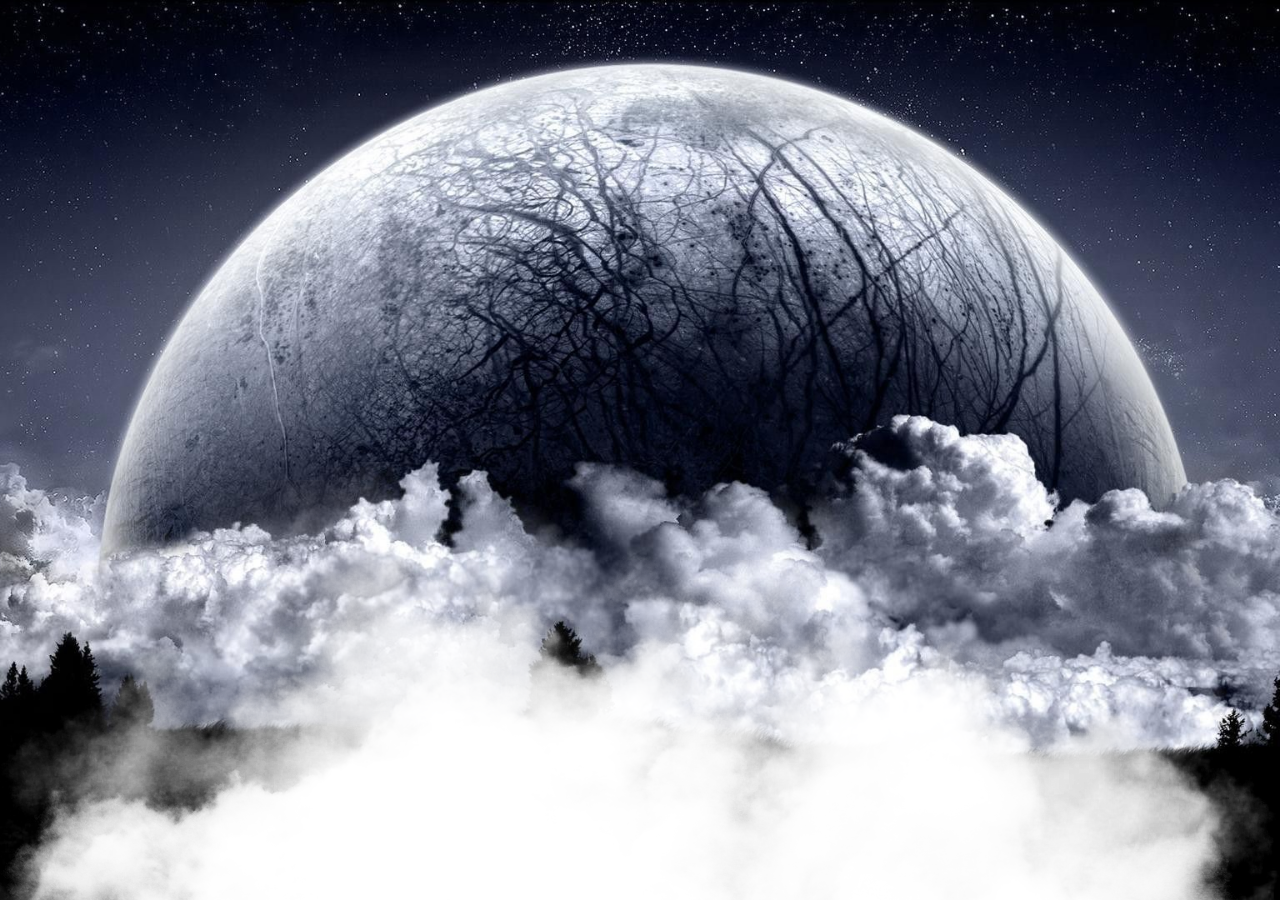
<file: shibam dhar project/cloud/index.html>
<!DOCTYPE html>
<html lang="en">
<head>
    <meta charset="UTF-8">
    <meta name="viewport" content="width=device-width, initial-scale=1.0">
    <meta http-equiv="X-UA-Compatible" content="ie=edge">
    <link rel="stylesheet" href="style.css">
    <title>cloud</title>
</head>
<body>
    <div class="bgimage">
        <div class="clouds">
            <img src="cloud1.png" style="--i:1;" >
            <img src="cloud2.png" style="--i:2;" >
            <img src="cloud3.png" style="--i:3;" >
            <img src="cloud4.png" style="--i:4;" >
            <img src="cloud5.png" style="--i:5;" >
        </div>
    </div>
    <script src="app.js"></script>
</body>
</html>
</file>
<file: shibam dhar project/cloud/style.css>
body {
  margin: 0;
  padding: 0;
  overflow: hidden;
  height: 100vh;
  width: 100vw;
}

.bgimage {
  position: relative;
  background: url(./moon.jpg);
  background-size: cover;
  background-repeat: no-repeat;
  background-position: bottom;
  height: 100%;
  width: 100%;
}

.bgimage .clouds {
  position: absolute;
  overflow: hidden;
  top: 0;
  left: 0;
  width: 100%;
  height: 100%;
}

.bgimage .clouds img {
  position: absolute;
  bottom: 0;
  max-width: 100%;
  max-height: 50%;
}

.clouds img:nth-child(1){
    animation: animate 15s linear infinite;
    animation-delay: -8s;
}
.clouds img:nth-child(2){
    animation: animate 10s linear infinite;
    animation-delay: -7s;
}
.clouds img:nth-child(3){
    animation: animate 12s linear infinite;
    animation-delay: -9s;
}
.clouds img:nth-child(4){
    animation: animate 11s linear infinite;
    animation-delay: -10s;
}
.clouds img:nth-child(5){
    animation: animate 15s linear infinite;
    animation-delay: -7s;
}



@keyframes animate {
  0% {
    transform: translateX(-100%);
  }
  100%{
    transform: translateX(160%);
  }
}
</file>
